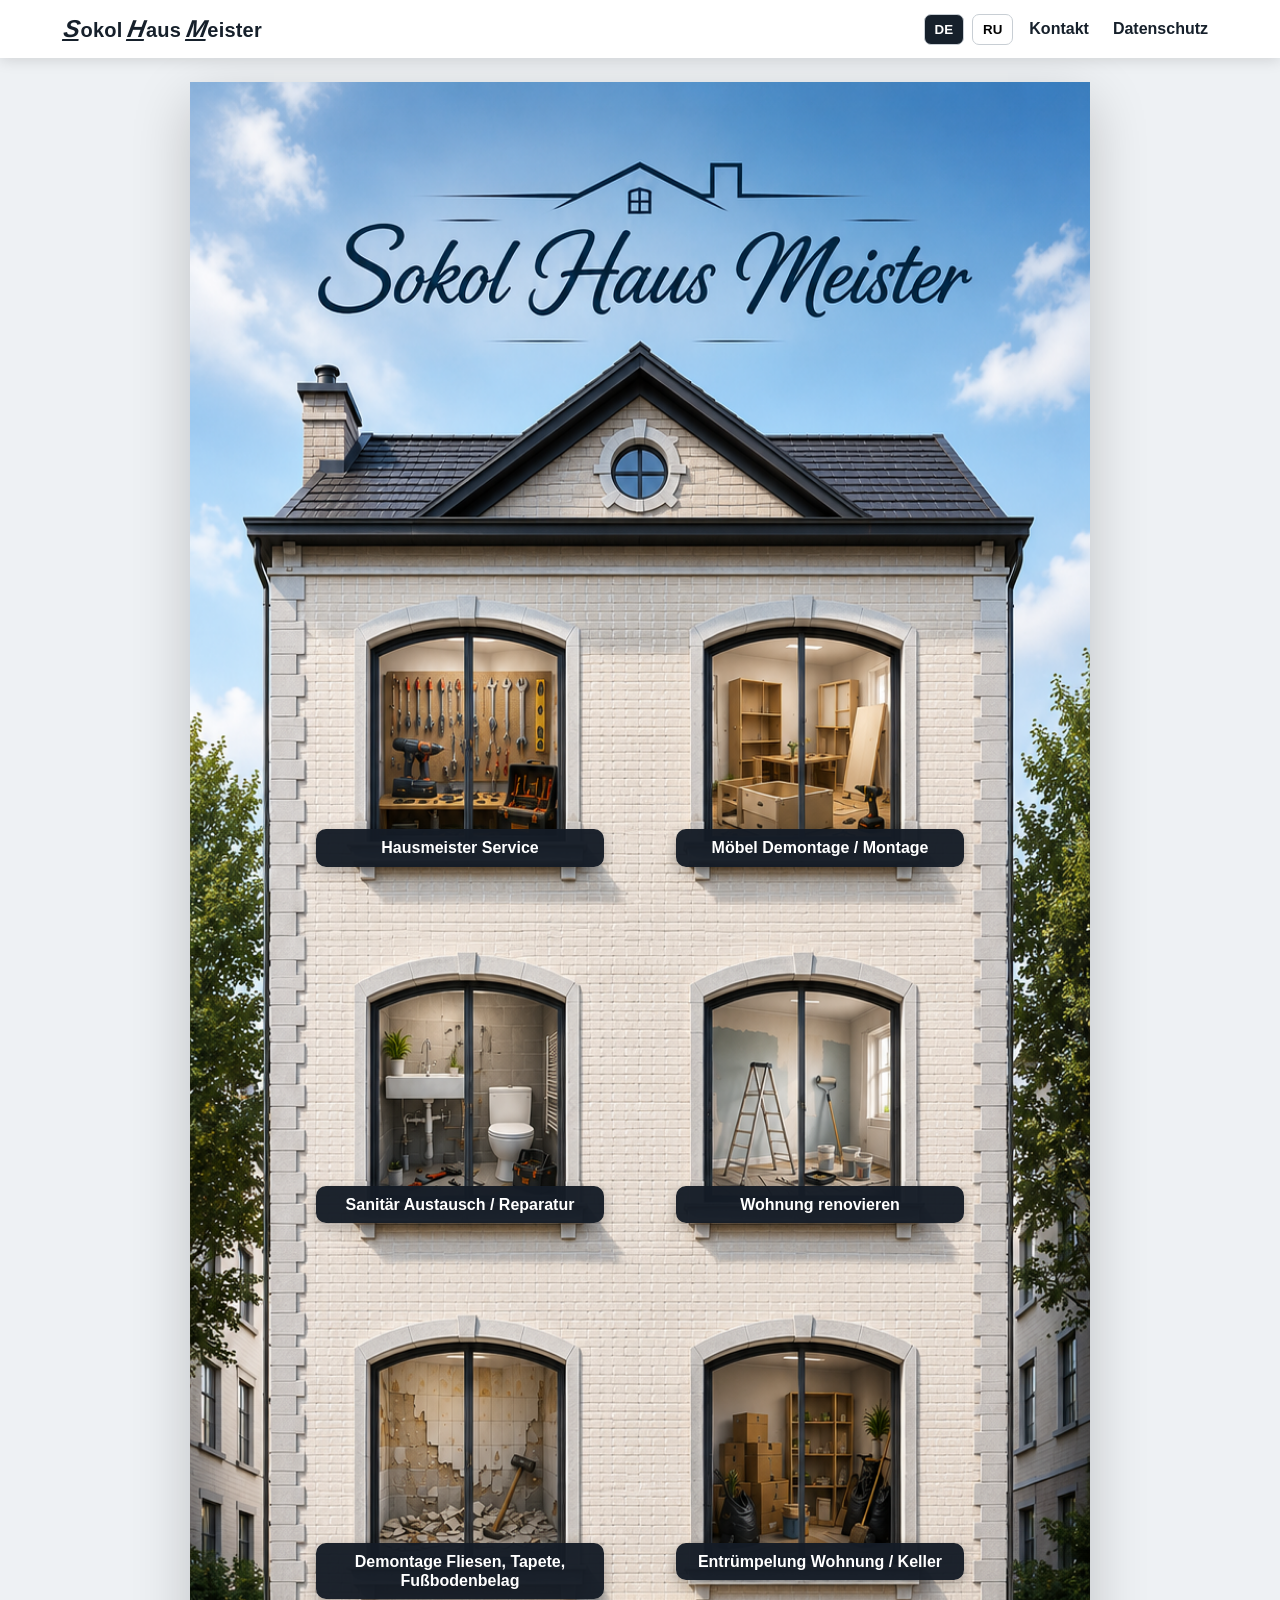
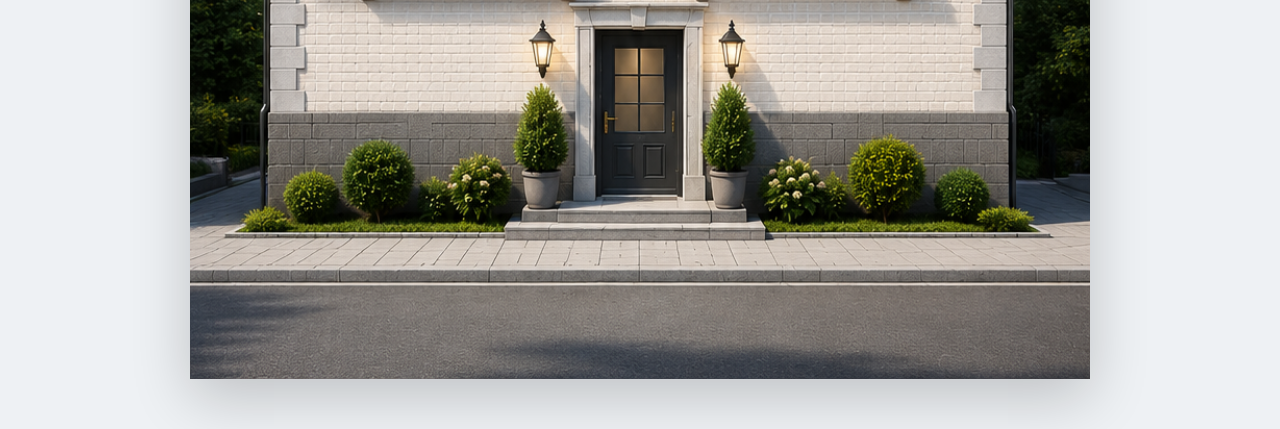
<file: index.html>
<!doctype html><html lang="de"><head><meta charset="utf-8"><meta name="viewport" content="width=device-width,initial-scale=1"><title>Sokol Haus Meister</title><link rel="stylesheet" href="style.css"></head><body>
<header><a class="brand" href="index.html"><span class="initial">S</span>okol <span class="initial">H</span>aus <span class="initial">M</span>eister</a><nav><button class="lang active" data-lang="de">DE</button><button class="lang" data-lang="ru">RU</button><a href="kontakt.html" data-i18n="contact">Kontakt</a><a href="datenschutz.html" data-i18n="privacy">Datenschutz</a></nav></header>
<main><section class="building"><img src="assets/sokol-haus-meister.png" alt="Sokol Haus Meister">
<a class="service s1" href="leistungen.html#hausmeister" data-i18n="s1">Hausmeister Service</a>
<a class="service s2" href="leistungen.html#moebel" data-i18n="s2">Möbel Demontage / Montage</a>
<a class="service s3" href="leistungen.html#sanitaer" data-i18n="s3">Sanitär Austausch / Reparatur</a>
<a class="service s4" href="leistungen.html#renovierung" data-i18n="s4">Wohnung renovieren</a>
<a class="service s5" href="leistungen.html#demontage" data-i18n="s5">Demontage Fliesen, Tapete, Fußbodenbelag</a>
<a class="service s6" href="leistungen.html#entruempelung" data-i18n="s6">Entrümpelung Wohnung / Keller</a></section></main><script src="lang.js"></script></body></html>
</file>
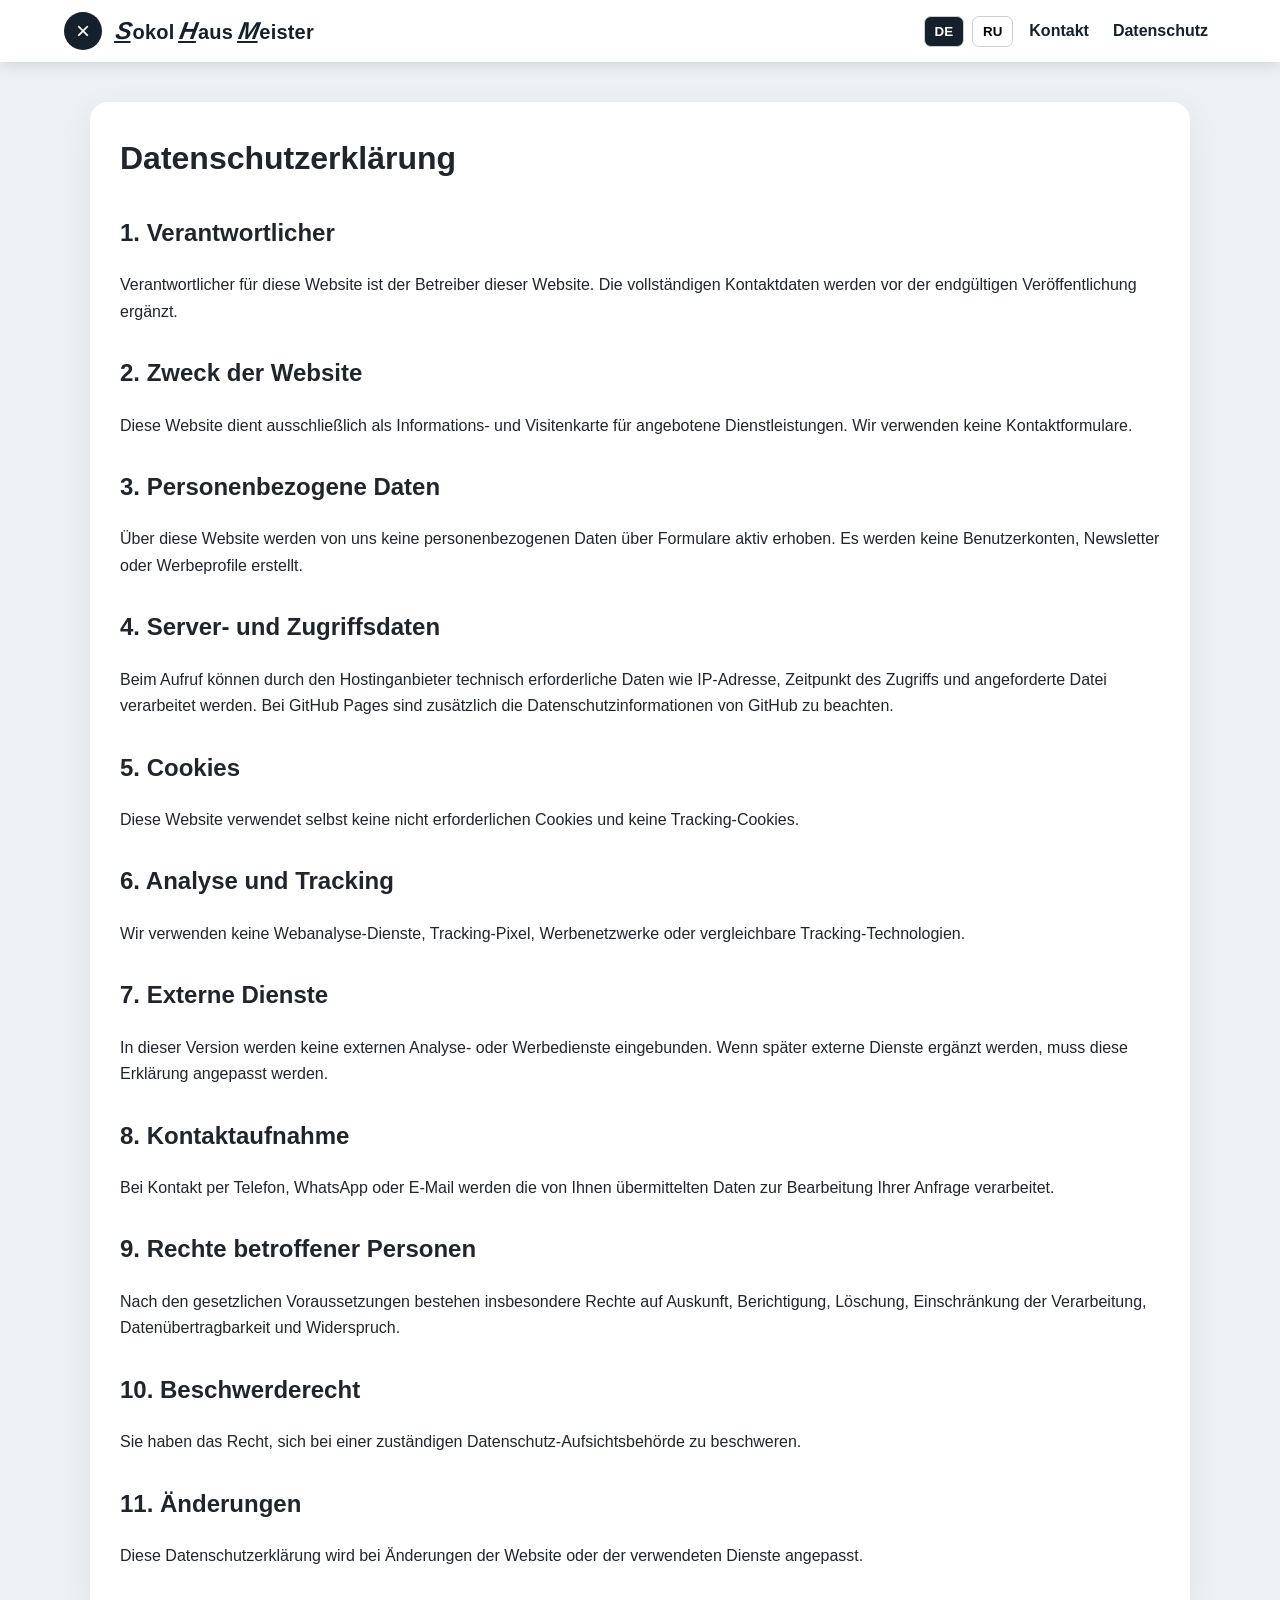
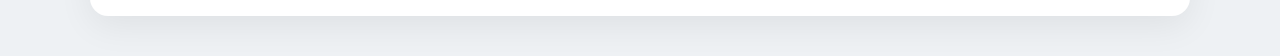
<file: datenschutz.html>
<!doctype html><html lang="de"><head><meta charset="utf-8"><meta name="viewport" content="width=device-width,initial-scale=1"><title>Datenschutzerklärung — Sokol Haus Meister</title><link rel="stylesheet" href="style.css"></head><body><header><div class="headleft"><a class="close" href="index.html" aria-label="Zur Startseite">×</a><a class="brand" href="index.html"><span class="initial">S</span>okol <span class="initial">H</span>aus <span class="initial">M</span>eister</a></div><nav><button class="lang active" data-lang="de">DE</button><button class="lang" data-lang="ru">RU</button><a href="kontakt.html" data-i18n="contact">Kontakt</a><a href="datenschutz.html" data-i18n="privacy">Datenschutz</a></nav></header><main class="content legal"><h1 data-i18n="privacyTitle">Datenschutzerklärung</h1>
<section data-lang-content="de"><h2>1. Verantwortlicher</h2><p>Verantwortlicher für diese Website ist der Betreiber dieser Website. Die vollständigen Kontaktdaten werden vor der endgültigen Veröffentlichung ergänzt.</p>
<h2>2. Zweck der Website</h2><p>Diese Website dient ausschließlich als Informations- und Visitenkarte für angebotene Dienstleistungen. Wir verwenden keine Kontaktformulare.</p>
<h2>3. Personenbezogene Daten</h2><p>Über diese Website werden von uns keine personenbezogenen Daten über Formulare aktiv erhoben. Es werden keine Benutzerkonten, Newsletter oder Werbeprofile erstellt.</p>
<h2>4. Server- und Zugriffsdaten</h2><p>Beim Aufruf können durch den Hostinganbieter technisch erforderliche Daten wie IP-Adresse, Zeitpunkt des Zugriffs und angeforderte Datei verarbeitet werden. Bei GitHub Pages sind zusätzlich die Datenschutzinformationen von GitHub zu beachten.</p>
<h2>5. Cookies</h2><p>Diese Website verwendet selbst keine nicht erforderlichen Cookies und keine Tracking-Cookies.</p>
<h2>6. Analyse und Tracking</h2><p>Wir verwenden keine Webanalyse-Dienste, Tracking-Pixel, Werbenetzwerke oder vergleichbare Tracking-Technologien.</p>
<h2>7. Externe Dienste</h2><p>In dieser Version werden keine externen Analyse- oder Werbedienste eingebunden. Wenn später externe Dienste ergänzt werden, muss diese Erklärung angepasst werden.</p>
<h2>8. Kontaktaufnahme</h2><p>Bei Kontakt per Telefon, WhatsApp oder E-Mail werden die von Ihnen übermittelten Daten zur Bearbeitung Ihrer Anfrage verarbeitet.</p>
<h2>9. Rechte betroffener Personen</h2><p>Nach den gesetzlichen Voraussetzungen bestehen insbesondere Rechte auf Auskunft, Berichtigung, Löschung, Einschränkung der Verarbeitung, Datenübertragbarkeit und Widerspruch.</p>
<h2>10. Beschwerderecht</h2><p>Sie haben das Recht, sich bei einer zuständigen Datenschutz-Aufsichtsbehörde zu beschweren.</p>
<h2>11. Änderungen</h2><p>Diese Datenschutzerklärung wird bei Änderungen der Website oder der verwendeten Dienste angepasst.</p></section>
<section data-lang-content="ru" hidden><h2>1. Ответственный</h2><p>Ответственным за сайт является оператор сайта. Полные контактные данные будут добавлены перед публикацией.</p>
<h2>2. Назначение сайта</h2><p>Сайт является информационным сайтом-визиткой. Мы не используем формы обратной связи.</p>
<h2>3. Персональные данные</h2><p>Мы не собираем персональные данные через формы. Учетные записи, рассылки и рекламные профили не создаются.</p>
<h2>4. Серверные данные</h2><p>При посещении сайта хостинг может обрабатывать технически необходимые данные, например IP-адрес, время обращения и запрошенный файл. Для GitHub Pages также действуют правила конфиденциальности GitHub.</p>
<h2>5. Cookies</h2><p>Сайт самостоятельно не использует необязательные cookies и tracking-cookies.</p>
<h2>6. Аналитика</h2><p>Мы не используем веб-аналитику, tracking-пиксели, рекламные сети и подобные технологии.</p>
<h2>7. Внешние сервисы</h2><p>В этой версии внешние аналитические и рекламные сервисы не подключены. При их добавлении политика будет обновлена.</p>
<h2>8. Контакты</h2><p>При обращении по телефону, WhatsApp или E-mail переданные данные обрабатываются для ответа на запрос.</p>
<h2>9. Права</h2><p>В соответствии с законом могут существовать права на получение информации, исправление, удаление, ограничение обработки, переносимость данных и возражение.</p>
<h2>10. Жалоба</h2><p>Вы можете обратиться в компетентный орган по защите данных.</p>
<h2>11. Изменения</h2><p>Политика обновляется при изменении сайта или используемых сервисов.</p></section></main><script src="lang.js"></script></body></html>
</file>
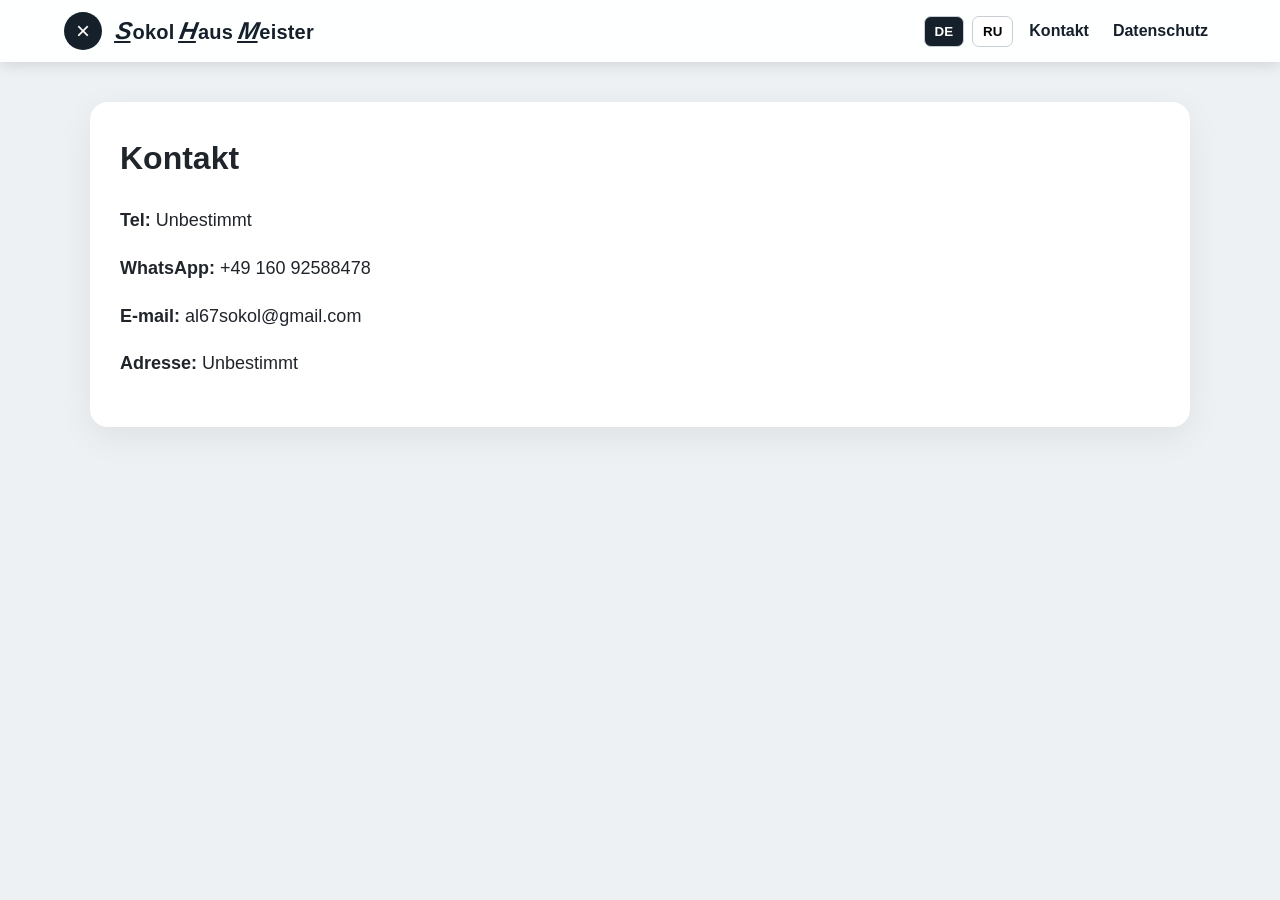
<file: kontakt.html>
<!doctype html><html lang="de"><head><meta charset="utf-8"><meta name="viewport" content="width=device-width,initial-scale=1"><title>Kontakt — Sokol Haus Meister</title><link rel="stylesheet" href="style.css"></head><body>
<header><div class="headleft"><a class="close" href="index.html" aria-label="Zur Startseite">×</a><a class="brand" href="index.html"><span class="initial">S</span>okol <span class="initial">H</span>aus <span class="initial">M</span>eister</a></div><nav><button class="lang active" data-lang="de">DE</button><button class="lang" data-lang="ru">RU</button><a href="kontakt.html" data-i18n="contact">Kontakt</a><a href="datenschutz.html" data-i18n="privacy">Datenschutz</a></nav></header>
<main class="content contact-card"><h1 data-i18n="contactTitle">Kontakt</h1>
<p><b data-i18n="tel">Tel:</b> <span data-i18n="telValue">Unbestimmt</span></p>
<p><b data-i18n="whatsapp">WhatsApp:</b> <span>+49 160 92588478</span></p>
<p><b>E-mail:</b> <span>al67sokol@gmail.com</span></p>
<p><b data-i18n="address">Adresse:</b> <span data-i18n="addressValue">Unbestimmt</span></p></main>
<script src="lang.js"></script><script>Object.assign(T.de,{tel:'Tel:',telValue:'Unbestimmt',whatsapp:'WhatsApp:',addressValue:'Unbestimmt'});Object.assign(T.ru,{tel:'Телефон:',telValue:'неопределенно',whatsapp:'WhatsApp:',addressValue:'неопределенно'});setLanguage(localStorage.getItem('siteLang')||'de');</script></body></html>
</file>
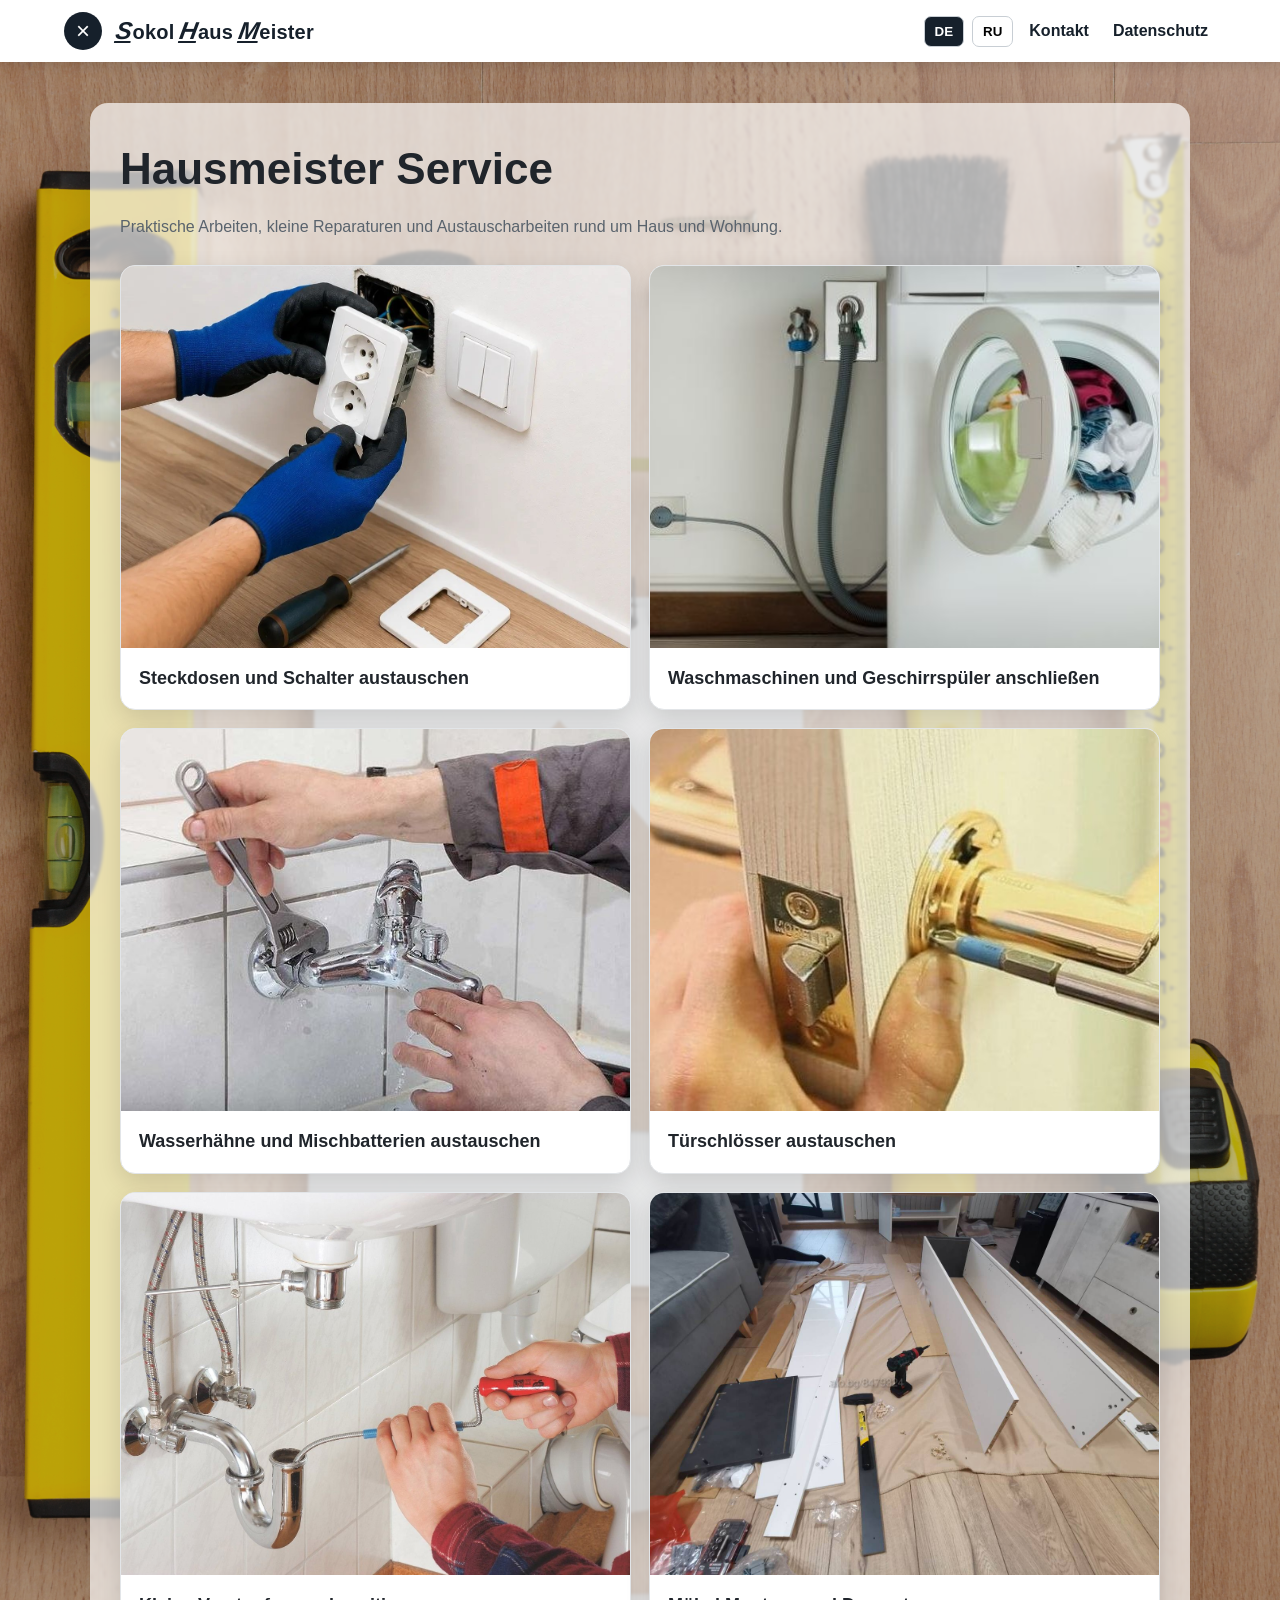
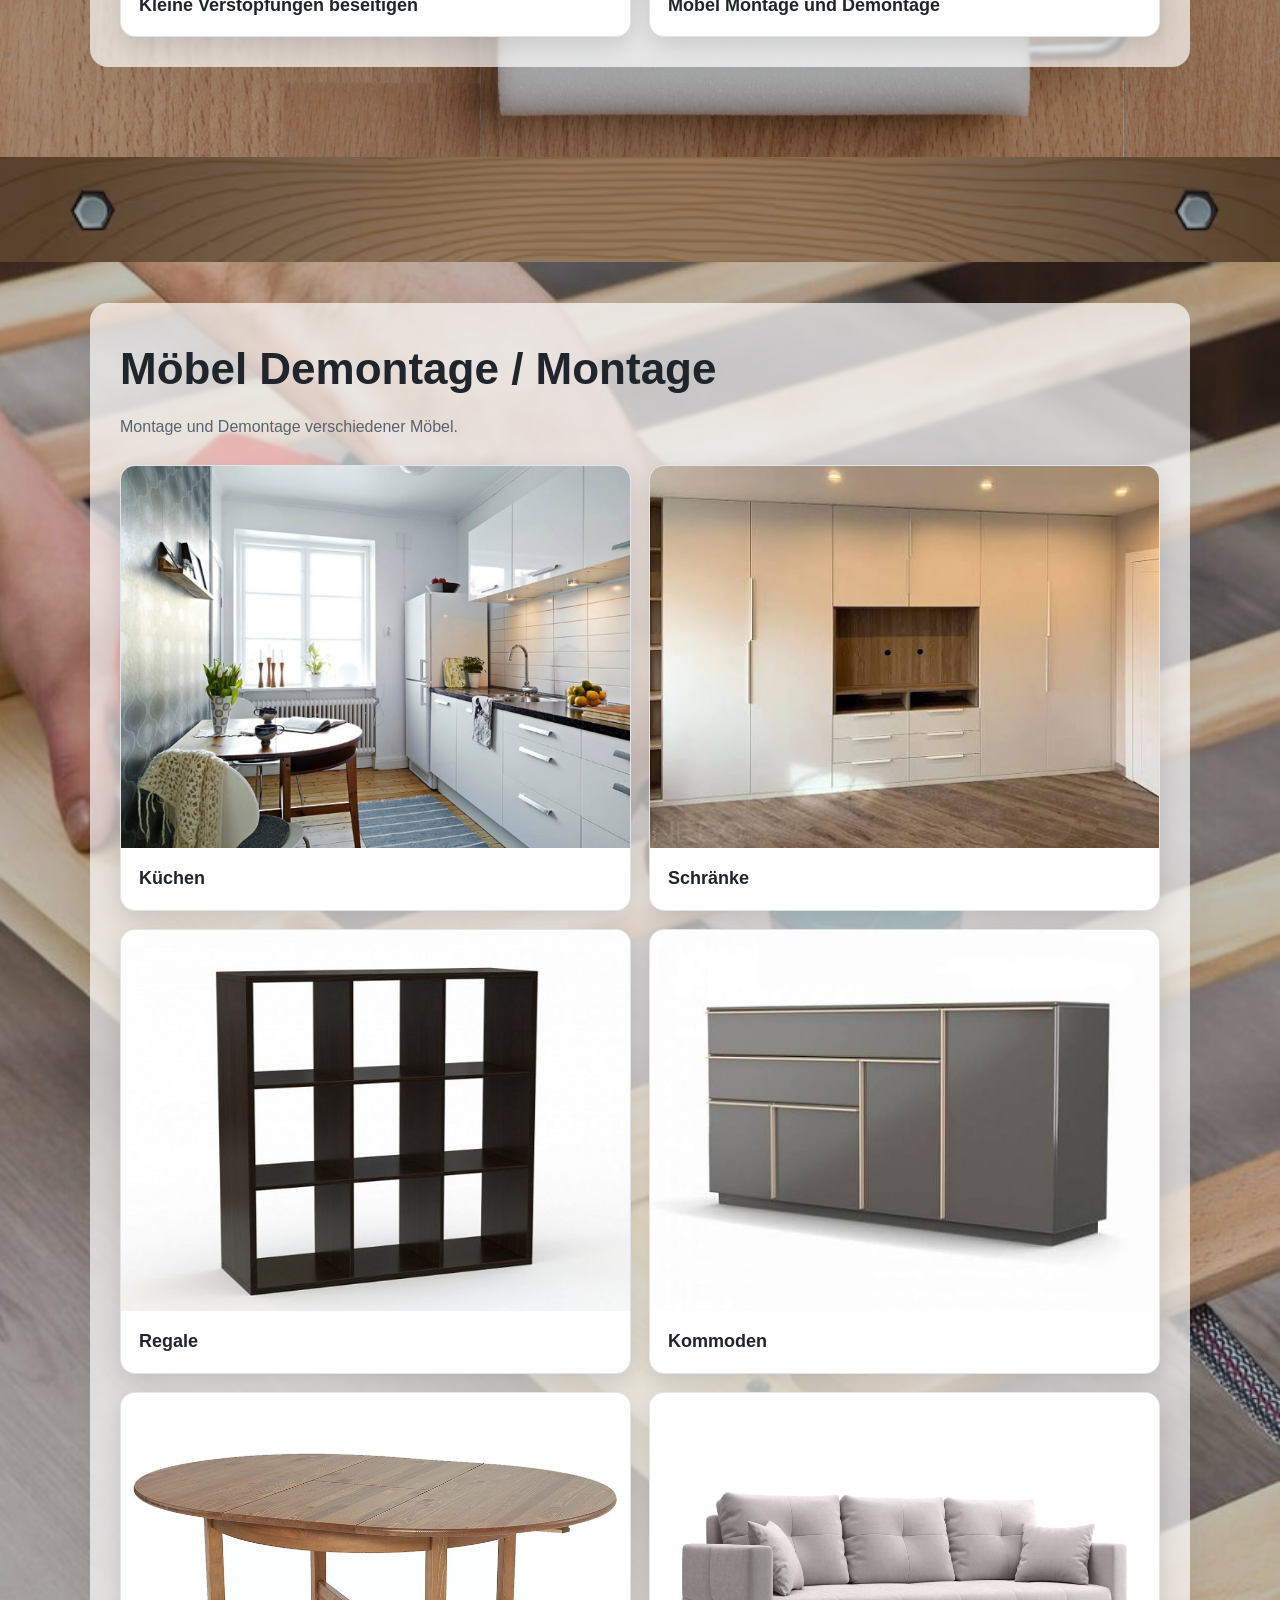
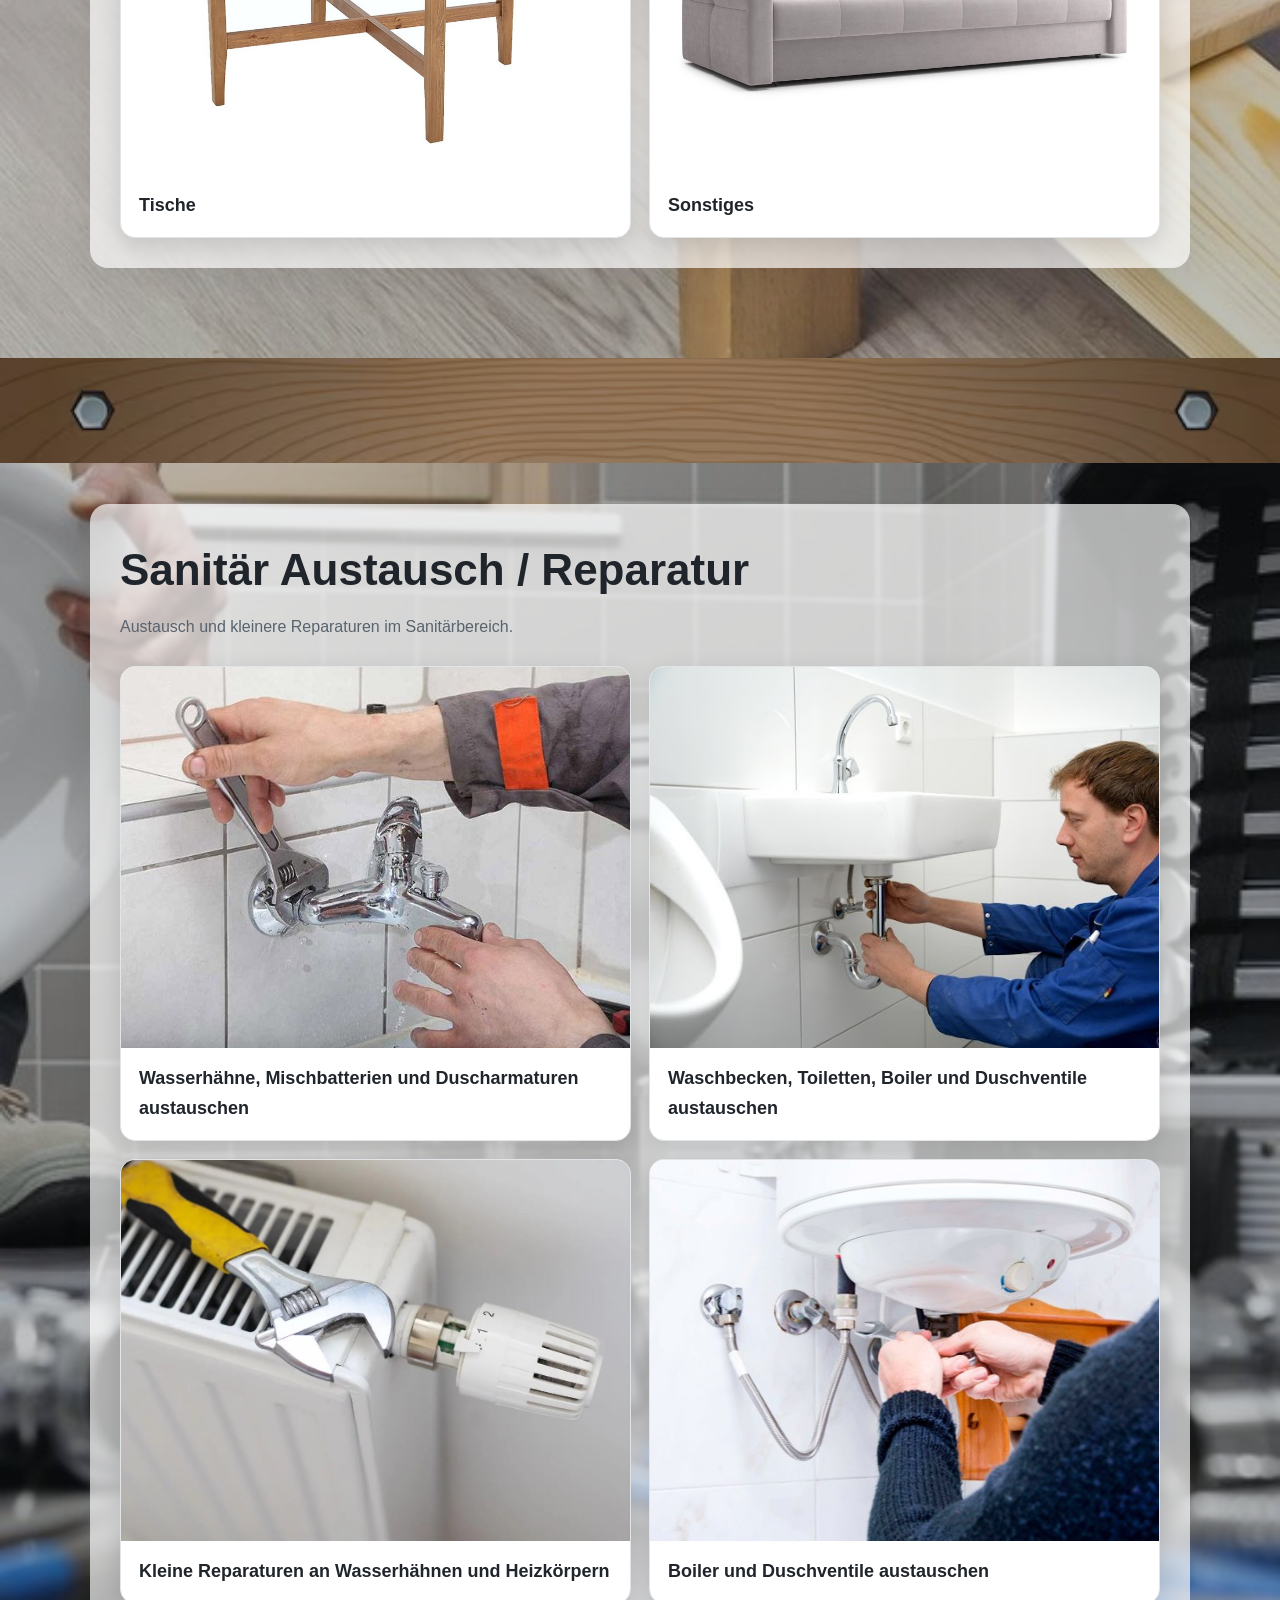
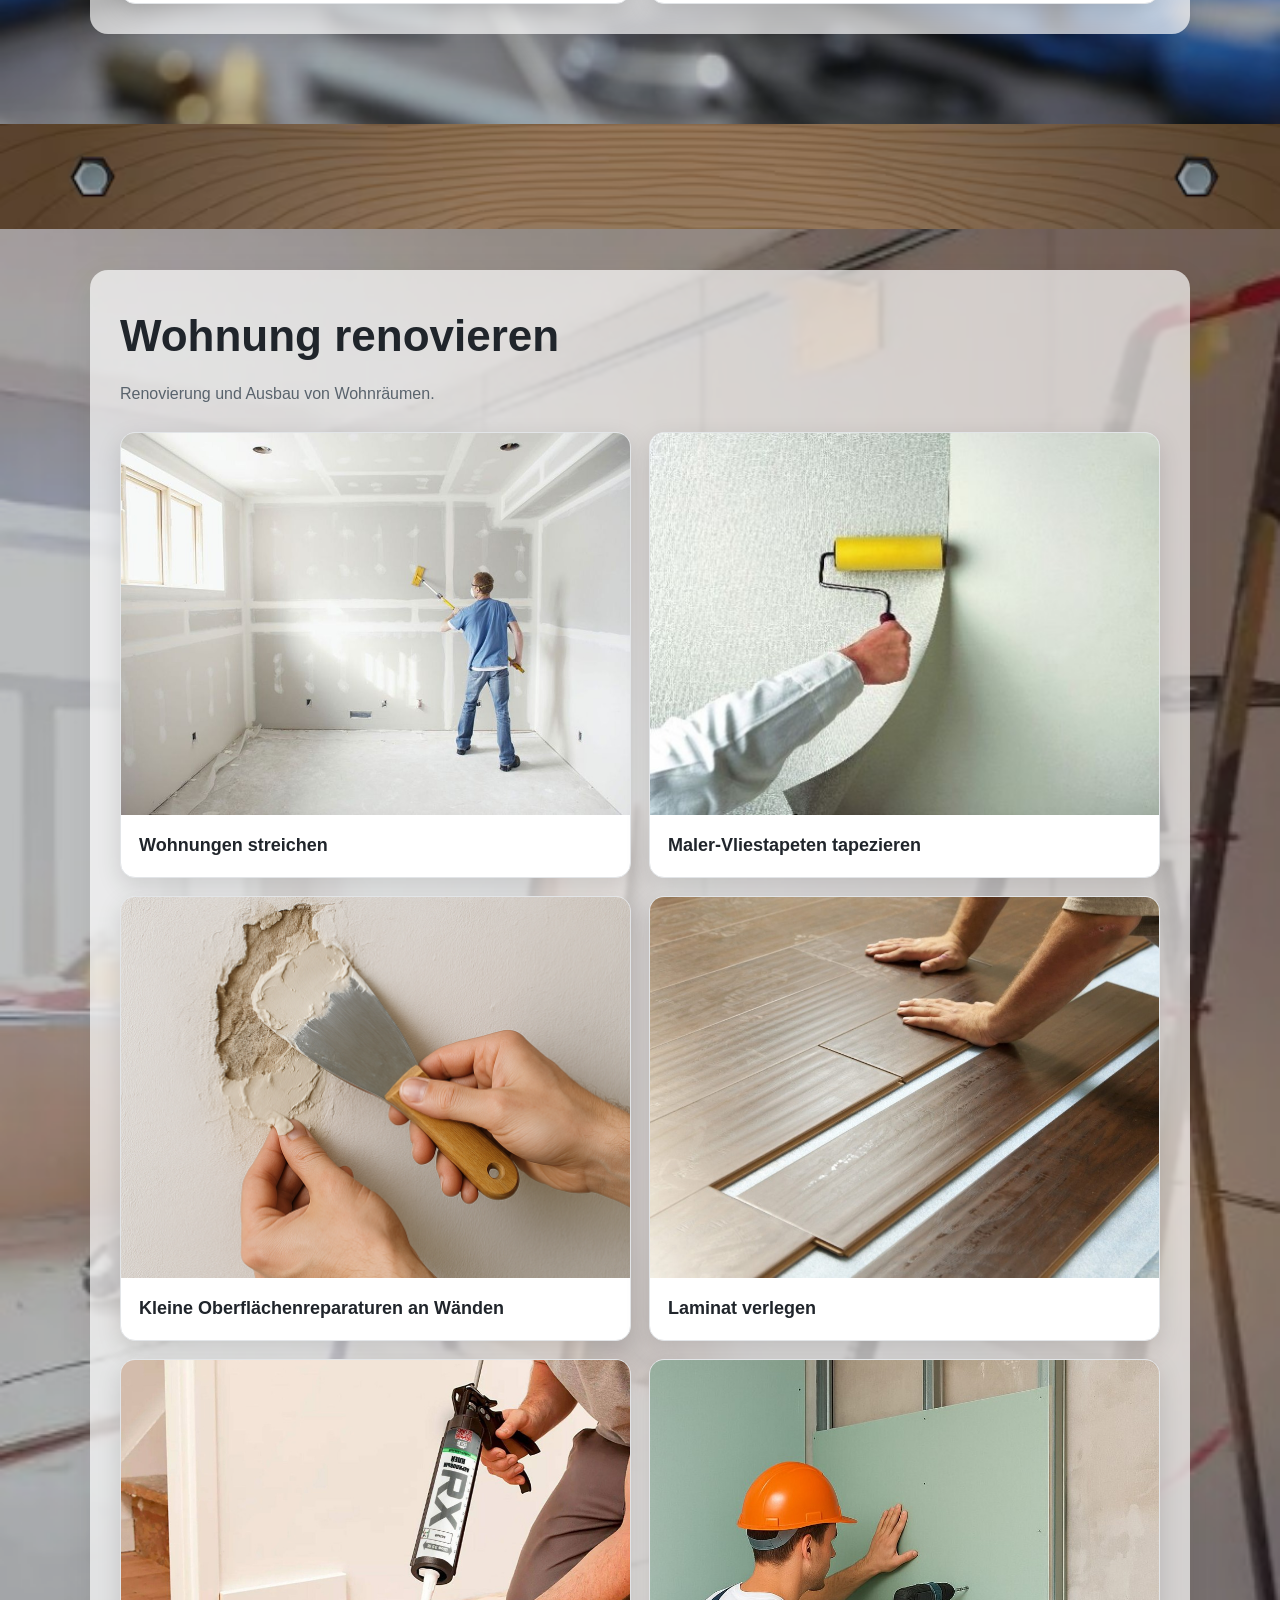
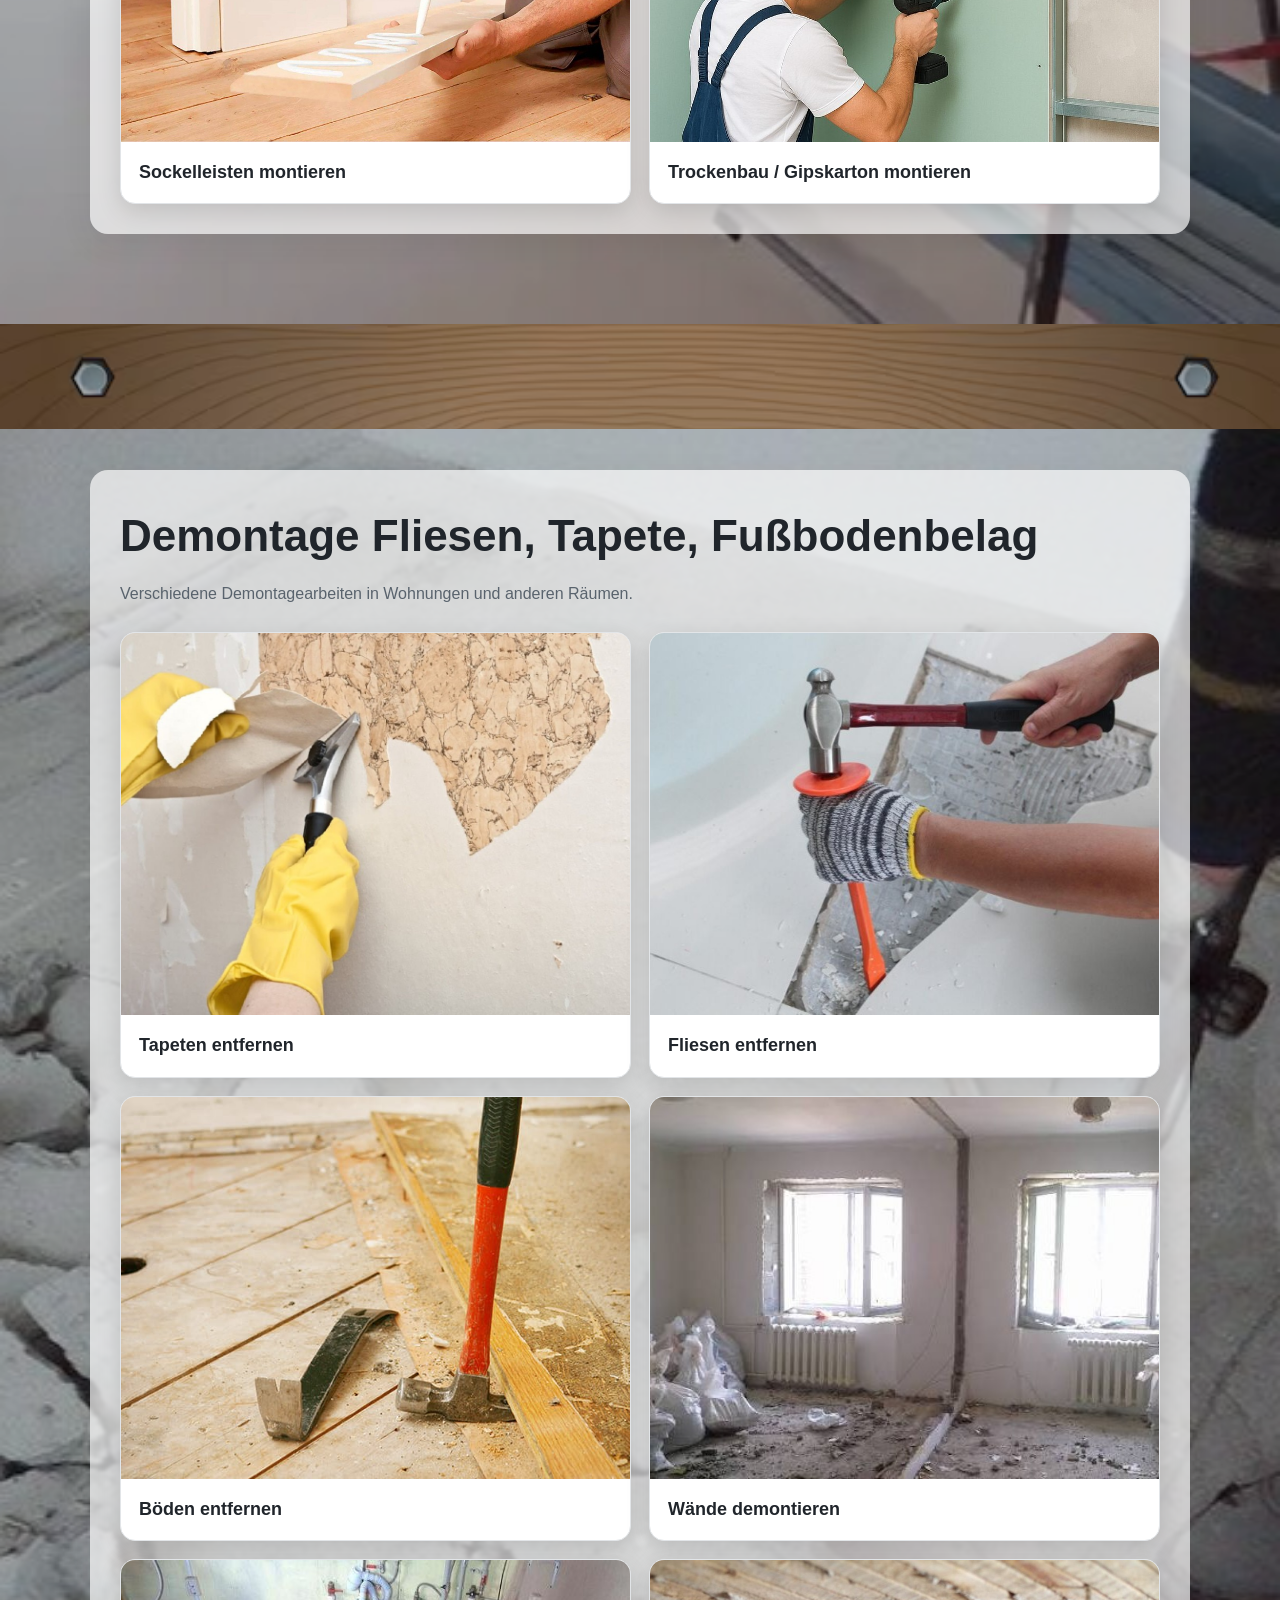
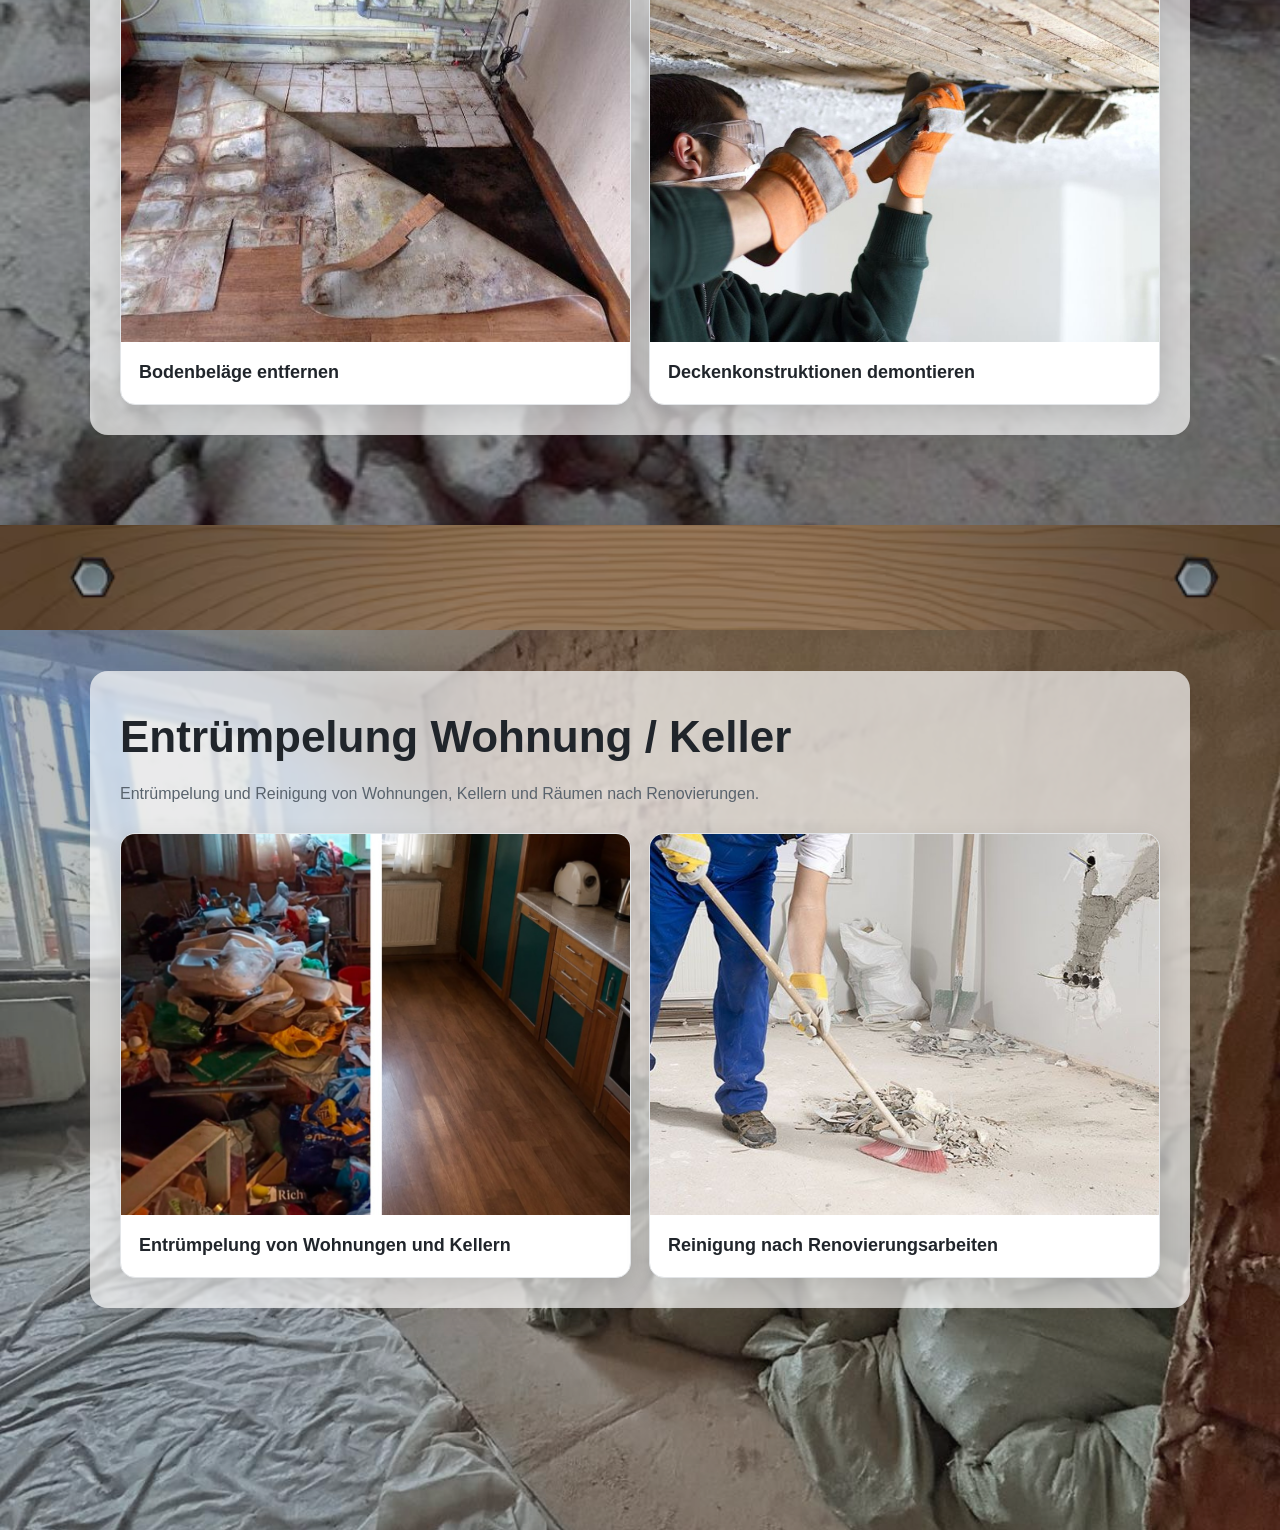
<file: leistungen.html>
<!doctype html><html lang="de"><head><meta charset="utf-8"><meta name="viewport" content="width=device-width,initial-scale=1"><title>Leistungen — Sokol Haus Meister</title><link rel="stylesheet" href="style.css"></head><body>
<header><div class="headleft"><a class="close" href="index.html" aria-label="Zur Startseite">×</a><a class="brand" href="index.html"><span class="initial">S</span>okol <span class="initial">H</span>aus <span class="initial">M</span>eister</a></div><nav><button class="lang active" data-lang="de">DE</button><button class="lang" data-lang="ru">RU</button><a href="kontakt.html" data-i18n="contact">Kontakt</a><a href="datenschutz.html" data-i18n="privacy">Datenschutz</a></nav></header>
<main><section id="hausmeister" class="service-page hero" style="background-image:url('assets/services/bg1.jpg')"><div class="hero-overlay"><div class="content"><h1 class="section-title" data-i18n="s1">Hausmeister Service</h1><p class="subtitle" data-i18n="intro1">Praktische Arbeiten, kleine Reparaturen und Austauscharbeiten rund um Haus und Wohnung.</p><div class="service-list"><div class="service-card"><img src="assets/services/s1-1.jpg" alt=""><div class="text"><h3 data-i18n="x11">Steckdosen und Schalter austauschen</h3></div></div>
<div class="service-card"><img src="assets/services/s1-2.jpg" alt=""><div class="text"><h3 data-i18n="x12">Waschmaschinen und Geschirrspüler anschließen</h3></div></div>
<div class="service-card"><img src="assets/services/s1-3.jpg" alt=""><div class="text"><h3 data-i18n="x13">Wasserhähne und Mischbatterien austauschen</h3></div></div>
<div class="service-card"><img src="assets/services/s1-4.jpg" alt=""><div class="text"><h3 data-i18n="x14">Türschlösser austauschen</h3></div></div>
<div class="service-card"><img src="assets/services/s1-6.jpg" alt=""><div class="text"><h3 data-i18n="x16">Kleine Verstopfungen beseitigen</h3></div></div>
<div class="service-card"><img src="assets/services/s1-7.jpg" alt=""><div class="text"><h3 data-i18n="x17">Möbel Montage und Demontage</h3></div></div>
</div></div></div></section>
<div class="section-divider" aria-hidden="true"><img src="assets/services/transition.png" alt=""></div>
<section id="moebel" class="service-page hero" style="background-image:url('assets/services/bg2.jpg')"><div class="hero-overlay"><div class="content"><h1 class="section-title" data-i18n="s2">Möbel Demontage / Montage</h1><p class="subtitle" data-i18n="intro2">Montage und Demontage verschiedener Möbel.</p><div class="service-list"><div class="service-card"><img src="assets/services/s2-1.jpg" alt=""><div class="text"><h3 data-i18n="x21">Küchen</h3></div></div>
<div class="service-card"><img src="assets/services/s2-2.jpg" alt=""><div class="text"><h3 data-i18n="x22">Schränke</h3></div></div>
<div class="service-card"><img src="assets/services/s2-3.jpg" alt=""><div class="text"><h3 data-i18n="x23">Regale</h3></div></div>
<div class="service-card"><img src="assets/services/s2-4.jpg" alt=""><div class="text"><h3 data-i18n="x24">Kommoden</h3></div></div>
<div class="service-card"><img src="assets/services/s2-5.jpg" alt=""><div class="text"><h3 data-i18n="x25">Tische</h3></div></div>
<div class="service-card"><img src="assets/services/s2-6.jpg" alt=""><div class="text"><h3 data-i18n="x26">Sonstiges</h3></div></div></div></div></div></section>
<div class="section-divider" aria-hidden="true"><img src="assets/services/transition.png" alt=""></div>
<section id="sanitaer" class="service-page hero" style="background-image:url('assets/services/bg3.jpg')"><div class="hero-overlay"><div class="content"><h1 class="section-title" data-i18n="s3">Sanitär Austausch / Reparatur</h1><p class="subtitle" data-i18n="intro3">Austausch und kleinere Reparaturen im Sanitärbereich.</p><div class="service-list"><div class="service-card"><img src="assets/services/s3-1.jpg" alt=""><div class="text"><h3 data-i18n="x31">Wasserhähne, Mischbatterien und Duscharmaturen austauschen</h3></div></div>
<div class="service-card"><img src="assets/services/s3-2.jpg" alt=""><div class="text"><h3 data-i18n="x32">Waschbecken und Toiletten austauschen</h3></div></div>
<div class="service-card"><img src="assets/services/s3-3.jpg" alt=""><div class="text"><h3 data-i18n="x33">Kleine Reparaturen an Wasserhähnen und Heizkörpern</h3></div></div>
<div class="service-card"><img src="assets/services/s3-4.jpg" alt=""><div class="text"><h3 data-i18n="x34">Boiler und Duschventile austauschen</h3></div></div></div></div></div></section>
<div class="section-divider" aria-hidden="true"><img src="assets/services/transition.png" alt=""></div>
<section id="renovierung" class="service-page hero" style="background-image:url('assets/services/bg4.jpg')"><div class="hero-overlay"><div class="content"><h1 class="section-title" data-i18n="s4">Wohnung renovieren</h1><p class="subtitle" data-i18n="intro4">Renovierung und Ausbau von Wohnräumen.</p><div class="service-list"><div class="service-card"><img src="assets/services/s4-1.jpg" alt=""><div class="text"><h3 data-i18n="x41">Wohnungen streichen</h3></div></div>
<div class="service-card"><img src="assets/services/s4-3.jpg" alt=""><div class="text"><h3 data-i18n="x43">Maler-Vliestapeten tapezieren</h3></div></div>
<div class="service-card"><img src="assets/services/s4-4.png" alt=""><div class="text"><h3 data-i18n="x44">Kleine Oberflächenreparaturen an Wänden</h3></div></div>
<div class="service-card"><img src="assets/services/s4-5.jpg" alt=""><div class="text"><h3 data-i18n="x45">Laminat verlegen</h3></div></div>
<div class="service-card"><img src="assets/services/s4-6.jpg" alt=""><div class="text"><h3 data-i18n="x46">Sockelleisten montieren</h3></div></div>
<div class="service-card"><img src="assets/services/s4-7.jpg" alt=""><div class="text"><h3 data-i18n="x47">Trockenbau / Gipskarton montieren</h3></div></div></div></div></div></section>
<div class="section-divider" aria-hidden="true"><img src="assets/services/transition.png" alt=""></div>
<section id="demontage" class="service-page hero" style="background-image:url('assets/services/bg5.jpg')"><div class="hero-overlay"><div class="content"><h1 class="section-title" data-i18n="s5">Demontage Fliesen, Tapete, Fußbodenbelag</h1><p class="subtitle" data-i18n="intro5">Verschiedene Demontagearbeiten in Wohnungen und anderen Räumen.</p><div class="service-list"><div class="service-card"><img src="assets/services/s5-1.jpg" alt=""><div class="text"><h3 data-i18n="x51">Tapeten entfernen</h3></div></div>
<div class="service-card"><img src="assets/services/s5-2.jpg" alt=""><div class="text"><h3 data-i18n="x52">Fliesen entfernen</h3></div></div>
<div class="service-card"><img src="assets/services/s5-3.jpg" alt=""><div class="text"><h3 data-i18n="x53">Böden entfernen</h3></div></div>
<div class="service-card"><img src="assets/services/s5-4.jpg" alt=""><div class="text"><h3 data-i18n="x54">Wände demontieren</h3></div></div>
<div class="service-card"><img src="assets/services/s5-5.jpg" alt=""><div class="text"><h3 data-i18n="x55">Bodenbeläge entfernen</h3></div></div>
<div class="service-card"><img src="assets/services/s5-6.jpg" alt=""><div class="text"><h3 data-i18n="x56">Deckenkonstruktionen demontieren</h3></div></div></div></div></div></section>
<div class="section-divider" aria-hidden="true"><img src="assets/services/transition.png" alt=""></div>
<section id="entruempelung" class="service-page hero" style="background-image:url('assets/services/bg6.jpg')"><div class="hero-overlay"><div class="content"><h1 class="section-title" data-i18n="s6">Entrümpelung Wohnung / Keller</h1><p class="subtitle" data-i18n="intro6">Entrümpelung und Reinigung von Wohnungen, Kellern und Räumen nach Renovierungen.</p><div class="service-list"><div class="service-card"><img src="assets/services/s6-1.jpg" alt=""><div class="text"><h3 data-i18n="x61">Entrümpelung von Wohnungen und Kellern</h3></div></div>
<div class="service-card"><img src="assets/services/s6-2.png" alt=""><div class="text"><h3 data-i18n="x62">Reinigung nach Renovierungsarbeiten</h3></div></div></div></div></div></section></main>
<script src="lang.js"></script><script>
Object.assign(T.de,{intro1:"Praktische Arbeiten, kleine Reparaturen und Austauscharbeiten rund um Haus und Wohnung.",
intro2:"Montage und Demontage verschiedener Möbel.",
intro3:"Austausch und kleinere Reparaturen im Sanitärbereich.",
intro4:"Renovierung und Ausbau von Wohnräumen.",
intro5:"Verschiedene Demontagearbeiten in Wohnungen und anderen Räumen.",
intro6:"Entrümpelung und Reinigung von Wohnungen, Kellern und Räumen nach Renovierungen.",
x11:"Steckdosen und Schalter austauschen",
x12:"Waschmaschinen und Geschirrspüler anschließen",
x13:"Wasserhähne und Mischbatterien austauschen",
x14:"Türschlösser austauschen",
x16:"Kleine Verstopfungen beseitigen",
x17:"Möbel Montage und Demontage",
x21:"Küchen",
x22:"Schränke",
x23:"Regale",
x24:"Kommoden",
x25:"Tische",
x26:"Sonstiges",
x31:"Wasserhähne, Mischbatterien und Duscharmaturen austauschen",
x32:"Waschbecken, Toiletten, Boiler und Duschventile austauschen",
x33:"Kleine Reparaturen an Wasserhähnen und Heizkörpern",
x34:"Boiler und Duschventile austauschen",
x41:"Wohnungen streichen",
x43:"Maler-Vliestapeten tapezieren",
x44:"Kleine Oberflächenreparaturen an Wänden",
x45:"Laminat verlegen",
x46:"Sockelleisten montieren",
x47:"Trockenbau / Gipskarton montieren",
x51:"Tapeten entfernen",
x52:"Fliesen entfernen",
x53:"Böden entfernen",
x54:"Wände demontieren",
x55:"Bodenbeläge entfernen",
x56:"Deckenkonstruktionen demontieren",
x61:"Entrümpelung von Wohnungen und Kellern",
x62:"Reinigung nach Renovierungsarbeiten"});
Object.assign(T.ru,{intro1:"Практические работы, мелкий ремонт и замена различных элементов в доме и квартире.",
intro2:"Монтаж и демонтаж различной мебели.",
intro3:"Замена и мелкий ремонт сантехники.",
intro4:"Ремонт и обновление жилых помещений.",
intro5:"Различные демонтажные работы в квартирах и других помещениях.",
intro6:"Расхламление и уборка квартир, подвалов и помещений после ремонта.",
x11:"замена розеток и выключателей",
x12:"подключение стиральных машин и посудомоек",
x13:"замена водопроводных вентелей и смесителей",
x14:"замена дверных замков",
x15:"замена других механизмов",
x16:"Прочистка засоров",
x17:"Мебель монтаж и демонтаж",
x18:"Прочистка мелких засоров",
x21:"Кухни",
x22:"Шкафов",
x23:"Полок",
x24:"Комодов",
x25:"Столы",
x26:"Другое",
x31:"Замена кранов, смесителей и душевой арматуры",
x32:"Замена умывальников и унитазов",
x33:"Мелкий ремонт кранов и радиаторов отопления",
x34:"Замена бройлеров и душевых вентилей",
x41:"покраска квартир",
x42:"монтаж дверей",
x43:"поклейка обоев под покраску",
x44:"мелкий ремонт стен (поверхностный)",
x45:"укладка ламината",
x46:"монтаж плинтусов",
x47:"монтаж гипсакартона",
x51:"демонтаж обоев",
x52:"демонтаж плитки",
x53:"демонтаж пола",
x54:"демонтаж стен",
x55:"демонтаж напольных покрытий",
x56:"демонтаж потолочных конструкции",
x61:"Расхламление квартир и подвалов",
x62:"Уборка после ремонта"});
setLanguage(localStorage.getItem('siteLang')||'de');
</script></body></html>
</file>
<file: style.css>
*{box-sizing:border-box}body{margin:0;background:#eef1f4;font-family:Arial,Helvetica,sans-serif;color:#20252b}header{position:sticky;top:0;z-index:20;display:flex;justify-content:space-between;align-items:center;padding:12px 5%;background:rgba(255,255,255,.97);box-shadow:0 2px 14px #0002}.brand{font-size:20px;font-weight:800;color:#16202b;text-decoration:none;letter-spacing:.2px}.brand .initial{font-size:1.22em;font-style:italic;font-weight:900;display:inline-block;transform:skew(-10deg);text-decoration:underline;text-underline-offset:2px}.close{width:38px;height:38px;border-radius:50%;display:inline-flex;align-items:center;justify-content:center;background:#16202b;color:#fff;text-decoration:none;font-size:24px;line-height:1;font-weight:400;margin-right:4px}.headleft{display:flex;align-items:center;gap:10px}nav{display:flex;align-items:center;gap:8px}nav a{color:#16202b;text-decoration:none;font-weight:600;padding:8px}.lang{border:1px solid #c8ced4;background:#fff;border-radius:7px;padding:7px 10px;font-weight:700;cursor:pointer}.lang.active{background:#16202b;color:#fff}.building{position:relative;width:min(100%,900px);margin:24px auto 50px;line-height:0;box-shadow:0 18px 55px #0003;overflow:hidden}.building img{display:block;width:100%}.service{position:absolute;transform:translateX(-50%);width:32%;padding:9px 12px;border-radius:10px;background:#141c26f5;color:#fff;font-size:clamp(11px,1.55vw,16px);font-weight:700;line-height:1.2;text-align:center;text-decoration:none;box-shadow:0 5px 14px #0004;transition:.18s}.service:hover{transform:translateX(-50%) translateY(-3px);background:#b67a32}.s1{left:30%;top:39.4%}.s2{left:70%;top:39.4%}.s3{left:30%;top:58.2%}.s4{left:70%;top:58.2%}.s5{left:30%;top:77%}.s6{left:70%;top:77%}.content{width:min(100% - 30px,1100px);margin:40px auto;padding:30px;background:#fff;border-radius:18px;box-shadow:0 10px 35px #0001;line-height:1.65}.content h1{margin-top:0}.grid{display:grid;grid-template-columns:1fr 1fr;gap:18px}.grid article{padding:22px;border:1px solid #e0e4e7;border-radius:14px}.grid h2{margin-top:0}.service-page{overflow:hidden}.service-page.hero{background-size:cover;background-position:center;background-attachment:scroll;scroll-margin-top:64px}.hero-overlay{background:rgba(20,25,30,.28);min-height:100vh;padding:1px 0 50px}.section-title{font-size:clamp(28px,4vw,44px);margin-bottom:8px}.subtitle{color:#59636d;margin-top:0}.service-list{display:grid;grid-template-columns:repeat(2,1fr);gap:18px;margin-top:25px}.service-card{background:#fff;border-radius:15px;overflow:hidden;box-shadow:0 8px 25px #0002;border:1px solid #e2e5e8}.service-card img{display:block;width:100%;aspect-ratio:4/3;object-fit:cover}.service-card .text{padding:16px 18px}.service-card h3{margin:0;font-size:18px}.single-photo{margin:25px 0 28px;border-radius:18px;overflow:hidden;box-shadow:0 12px 35px #0003}.single-photo img{display:block;width:100%;aspect-ratio:3/2;object-fit:cover}.service-page .content{background:rgba(255,255,255,.68);backdrop-filter:blur(1.5px)}.legal h2{margin-top:28px}
@media(max-width:650px){header{padding:10px;flex-wrap:wrap;gap:8px}.brand{font-size:17px}nav{gap:2px}nav a{padding:6px 4px;font-size:13px}.close{width:34px;height:34px;font-size:21px}.building{width:100%;margin:0 auto 20px;box-shadow:none}.service{width:37%;padding:6px 7px;border-radius:7px;font-size:10px}.s1,.s2{top:39%}.s3,.s4{top:57.9%}.s5,.s6{top:76.7%}.content{margin:20px 10px;padding:20px}.grid,.service-list{grid-template-columns:1fr}.hero-overlay{padding-top:1px}.single-photo{margin-left:-5px;margin-right:-5px}}
.plain-list{margin:0;padding-left:24px}.plain-list li{margin:10px 0;font-size:18px}

html{scroll-behavior:smooth}
.section-divider{height:105px;display:flex;align-items:center;justify-content:center;overflow:hidden;background:#171b20;position:relative}
.section-divider img{width:100%;height:100%;object-fit:cover;opacity:.78;display:block;transition:opacity 1.2s ease}
.section-divider:hover img{opacity:.95}
.service-page{scroll-margin-top:64px}
.contact-card p{font-size:18px}
@media(max-width:650px){.section-divider{height:72px}.section-divider img{object-fit:cover}.service-page .content{background:rgba(255,255,255,.64)}}
</file>
